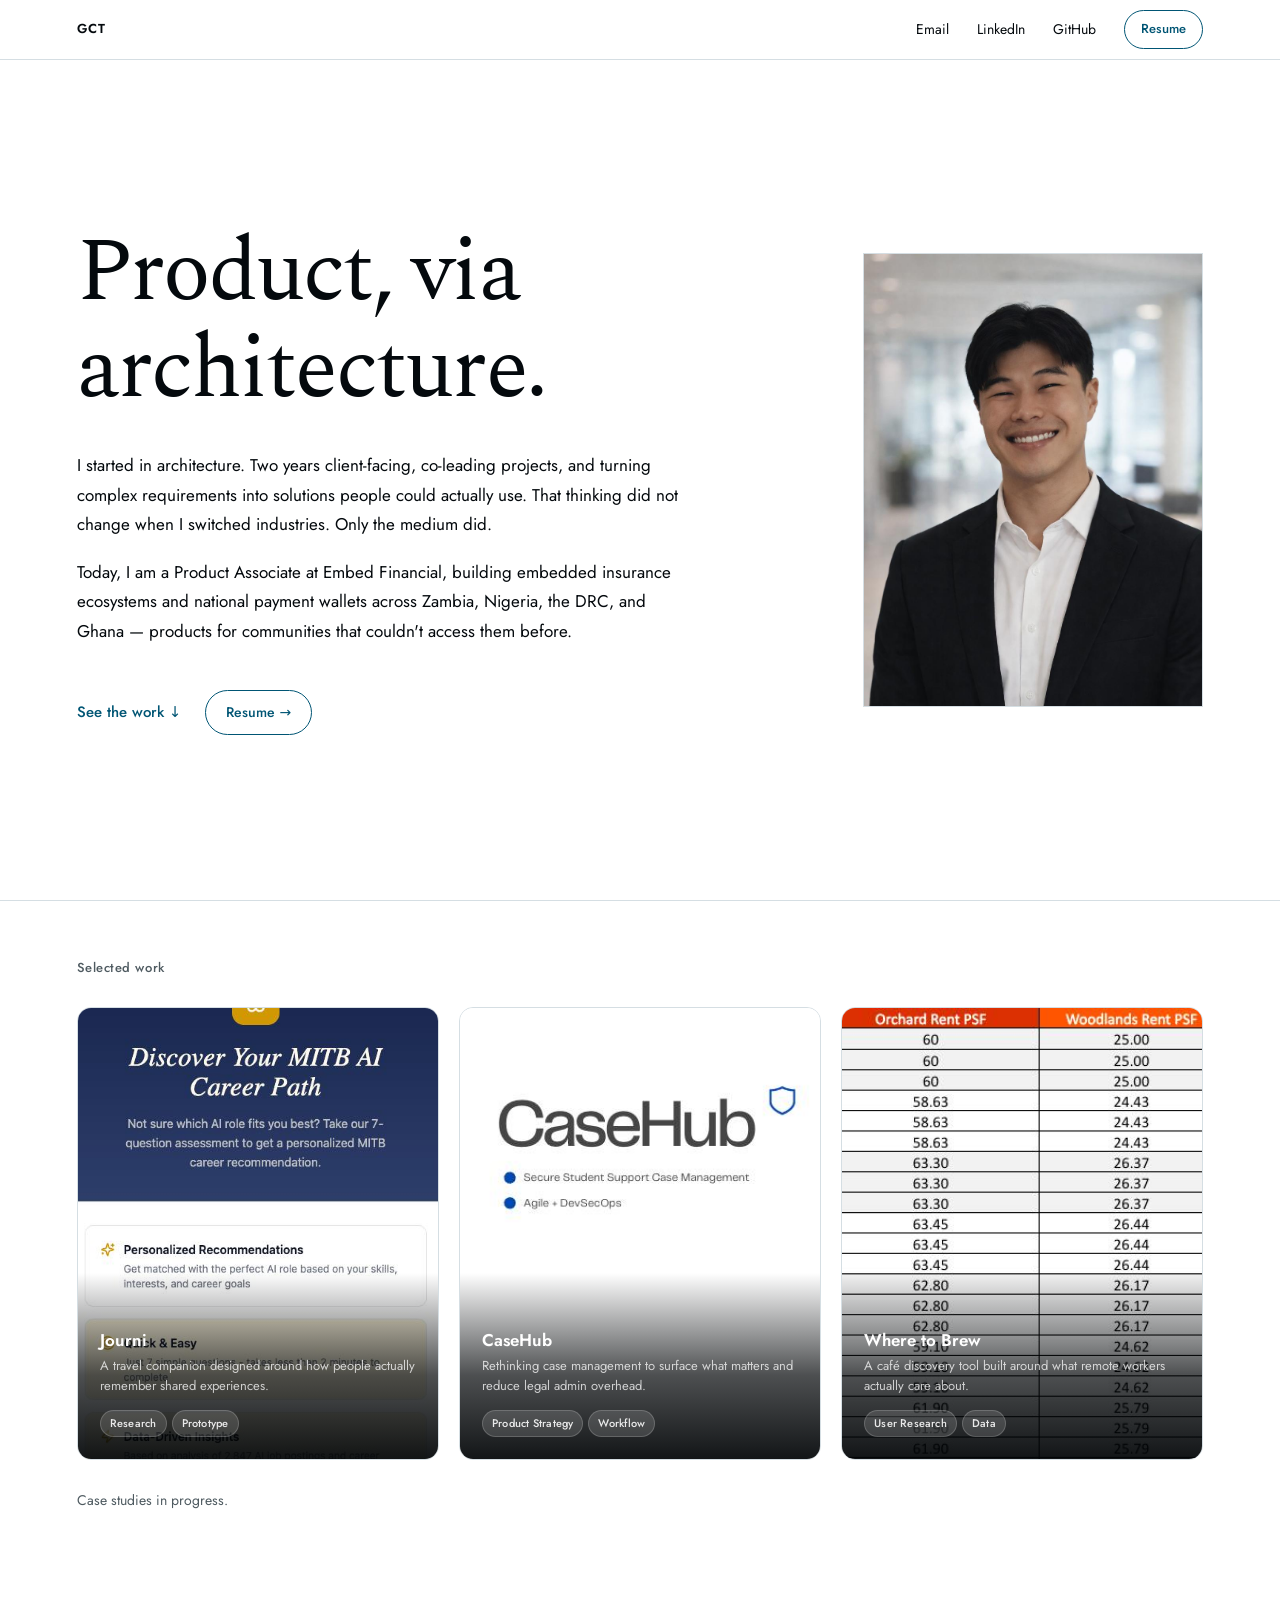
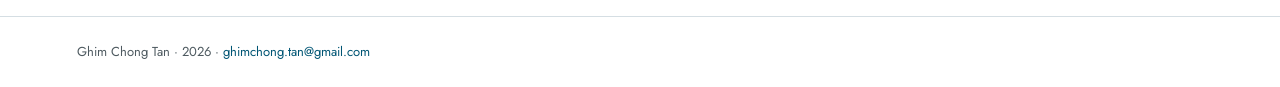
<file: index.html>
<!DOCTYPE html>
<html lang="en">
<head>
  <meta charset="UTF-8">
  <meta name="viewport" content="width=device-width, initial-scale=1.0">
  <title>Ghim Chong Tan — Product Associate</title>
  <meta name="description" content="Portfolio of Ghim Chong Tan, Product Associate at Embed Financial. Architecture background. Products built for communities across Zambia, Nigeria, the DRC, and Ghana.">
  <meta property="og:title" content="Ghim Chong Tan — Product Associate">
  <meta property="og:description" content="Architecture background. Fintech products for communities that couldn't access them before.">
  <meta property="og:type" content="website">
  <link rel="preconnect" href="https://fonts.googleapis.com">
  <link rel="preconnect" href="https://fonts.gstatic.com" crossorigin>
  <link href="https://fonts.googleapis.com/css2?family=Spectral:ital,wght@0,400;0,600;1,400&family=Jost:wght@400;500;600&display=swap" rel="stylesheet">
  <link rel="stylesheet" href="assets/css/base.css">
</head>
<body>

  <a href="#work" class="skip-link">Skip to work</a>

  <nav class="site-nav" id="site-nav">
    <a href="/" class="nav-logo">GCT</a>
    <div class="nav-links">
      <a href="mailto:ghimchong.tan@gmail.com">Email</a>
      <a href="https://linkedin.com/in/ghim-chong-tan" target="_blank" rel="noreferrer">LinkedIn</a>
      <a href="https://github.com/ghim-max" target="_blank" rel="noreferrer">GitHub</a>
      <a href="/resume.html" class="nav-cta">Resume</a>
    </div>
    <button class="nav-toggle" aria-label="Open navigation" aria-expanded="false" aria-controls="nav-drawer">
      <span></span>
      <span></span>
      <span></span>
    </button>
    <div class="nav-drawer" id="nav-drawer" aria-hidden="true">
      <a href="mailto:ghimchong.tan@gmail.com">Email</a>
      <a href="https://linkedin.com/in/ghim-chong-tan" target="_blank" rel="noreferrer">LinkedIn</a>
      <a href="https://github.com/ghim-max" target="_blank" rel="noreferrer">GitHub</a>
      <a href="/resume.html" class="nav-cta-mobile">Resume →</a>
    </div>
  </nav>

  <main>

    <section class="hero" aria-labelledby="hero-heading">
      <div class="hero-text">
        <h1 id="hero-heading" class="hero-heading">Product, via architecture.</h1>
        <div class="hero-body">
          <p class="lede">I started in architecture. Two years client-facing, co-leading projects, and turning complex requirements into solutions people could actually use. That thinking did not change when I switched industries. Only the medium did.</p>
          <p class="lede">Today, I am a Product Associate at Embed Financial, building embedded insurance ecosystems and national payment wallets across Zambia, Nigeria, the DRC, and Ghana — products for communities that couldn't access them before.</p>
        </div>
        <div class="hero-actions">
          <a href="#work" class="hero-cta-primary">See the work ↓</a>
          <a href="/resume.html" class="hero-cta-secondary">Resume →</a>
        </div>
      </div>
      <figure class="hero-portrait" aria-hidden="true">
        <img src="assets/images/portrait.jpg" alt="Ghim Chong Tan">
      </figure>
    </section>

    <section class="gallery" id="work" aria-labelledby="gallery-label">
      <h2 id="gallery-label" class="section-label">Selected work</h2>
      <div class="gallery-grid">

        <a href="/Pages/projects/journi.html" class="card">
          <div class="card-image">
            <img
              src="assets/images/projects/journi.jpg"
              alt="Journi — a social travel companion app"
              loading="lazy"
            >
          </div>
          <div class="card-body">
            <h3 class="card-title">Journi</h3>
            <p class="card-desc">A travel companion designed around how people actually remember shared experiences.</p>
            <div class="card-tags">
              <span class="tag">Research</span>
              <span class="tag">Prototype</span>
            </div>
          </div>
        </a>

        <a href="/Pages/projects/casehub.html" class="card">
          <div class="card-image">
            <img
              src="assets/images/projects/casehub.jpg"
              alt="CaseHub — legal case management platform"
              loading="lazy"
            >
          </div>
          <div class="card-body">
            <h3 class="card-title">CaseHub</h3>
            <p class="card-desc">Rethinking case management to surface what matters and reduce legal admin overhead.</p>
            <div class="card-tags">
              <span class="tag">Product Strategy</span>
              <span class="tag">Workflow</span>
            </div>
          </div>
        </a>

        <a href="/Pages/projects/brew.html" class="card">
          <div class="card-image">
            <img
              src="assets/images/projects/brew.jpg"
              alt="Where to Brew — café finder for remote workers"
              loading="lazy"
            >
          </div>
          <div class="card-body">
            <h3 class="card-title">Where to Brew</h3>
            <p class="card-desc">A café discovery tool built around what remote workers actually care about.</p>
            <div class="card-tags">
              <span class="tag">User Research</span>
              <span class="tag">Data</span>
            </div>
          </div>
        </a>

      </div>
      <p class="gallery-note">Case studies in progress.</p>
    </section>

  </main>

  <footer class="site-footer">
    <p>Ghim Chong Tan · 2026 · <a href="mailto:ghimchong.tan@gmail.com">ghimchong.tan@gmail.com</a></p>
  </footer>

  <script>
    (function () {
      var toggle = document.querySelector('.nav-toggle');
      var drawer = document.querySelector('.nav-drawer');
      if (!toggle || !drawer) return;

      function openNav() {
        toggle.setAttribute('aria-expanded', 'true');
        toggle.setAttribute('aria-label', 'Close navigation');
        drawer.classList.add('is-open');
        drawer.removeAttribute('aria-hidden');
      }

      function closeNav() {
        toggle.setAttribute('aria-expanded', 'false');
        toggle.setAttribute('aria-label', 'Open navigation');
        drawer.classList.remove('is-open');
        drawer.setAttribute('aria-hidden', 'true');
      }

      toggle.addEventListener('click', function () {
        toggle.getAttribute('aria-expanded') === 'true' ? closeNav() : openNav();
      });

      document.addEventListener('keydown', function (e) {
        if (e.key === 'Escape' && toggle.getAttribute('aria-expanded') === 'true') {
          closeNav();
          toggle.focus();
        }
      });

      drawer.querySelectorAll('a').forEach(function (link) {
        link.addEventListener('click', closeNav);
      });
    })();
  </script>

</body>
</html>
</file>
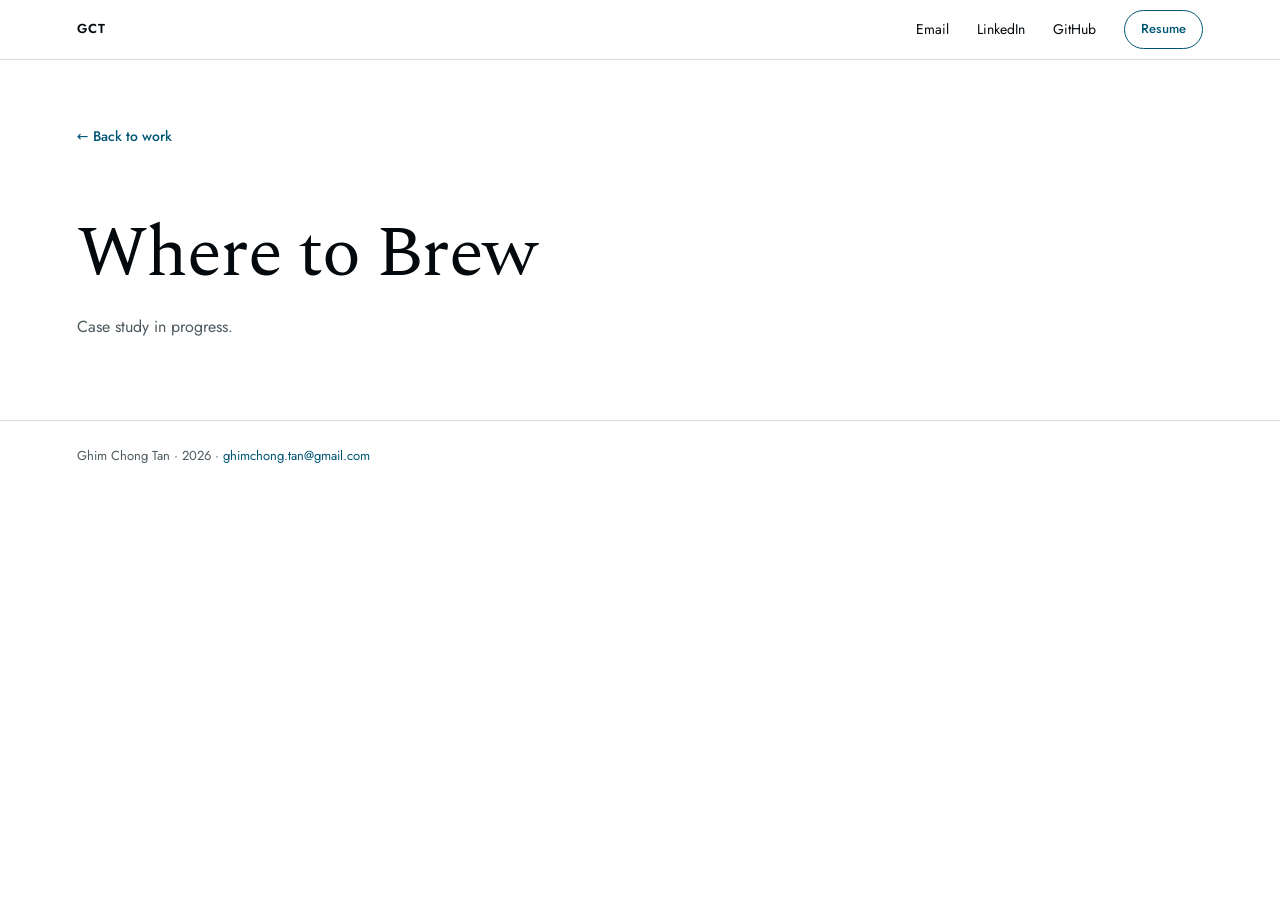
<file: Pages/projects/brew.html>
<!DOCTYPE html>
<html lang="en">
<head>
  <meta charset="UTF-8">
  <meta name="viewport" content="width=device-width, initial-scale=1.0">
  <title>Where to Brew — Ghim Chong Tan</title>
  <meta name="description" content="Where to Brew — café finder for remote workers. Case study by Ghim Chong Tan.">
  <link rel="preconnect" href="https://fonts.googleapis.com">
  <link rel="preconnect" href="https://fonts.gstatic.com" crossorigin>
  <link href="https://fonts.googleapis.com/css2?family=Spectral:ital,wght@0,400;0,600;1,400&family=Jost:wght@400;500;600&display=swap" rel="stylesheet">
  <link rel="stylesheet" href="../../assets/css/base.css">
</head>
<body>

  <a href="#main" class="skip-link">Skip to content</a>

  <nav class="site-nav" id="site-nav">
    <a href="/" class="nav-logo">GCT</a>
    <div class="nav-links">
      <a href="mailto:ghimchong.tan@gmail.com">Email</a>
      <a href="https://linkedin.com/in/ghim-chong-tan" target="_blank" rel="noreferrer">LinkedIn</a>
      <a href="https://github.com/ghim-max" target="_blank" rel="noreferrer">GitHub</a>
      <a href="/resume.html" class="nav-cta">Resume</a>
    </div>
    <button class="nav-toggle" aria-label="Open navigation" aria-expanded="false" aria-controls="nav-drawer">
      <span></span>
      <span></span>
      <span></span>
    </button>
    <div class="nav-drawer" id="nav-drawer" aria-hidden="true">
      <a href="mailto:ghimchong.tan@gmail.com">Email</a>
      <a href="https://linkedin.com/in/ghim-chong-tan" target="_blank" rel="noreferrer">LinkedIn</a>
      <a href="https://github.com/ghim-max" target="_blank" rel="noreferrer">GitHub</a>
      <a href="/resume.html" class="nav-cta-mobile">Resume →</a>
    </div>
  </nav>

  <main id="main">
    <a href="/" class="page-back">← Back to work</a>
    <div class="page-hero">
      <h1 class="page-title">Where to Brew</h1>
      <p class="page-status">Case study in progress.</p>
    </div>
  </main>

  <footer class="site-footer">
    <p>Ghim Chong Tan · 2026 · <a href="mailto:ghimchong.tan@gmail.com">ghimchong.tan@gmail.com</a></p>
  </footer>

  <script>
    (function () {
      var toggle = document.querySelector('.nav-toggle');
      var drawer = document.querySelector('.nav-drawer');
      if (!toggle || !drawer) return;
      function openNav() {
        toggle.setAttribute('aria-expanded', 'true');
        toggle.setAttribute('aria-label', 'Close navigation');
        drawer.classList.add('is-open');
        drawer.removeAttribute('aria-hidden');
      }
      function closeNav() {
        toggle.setAttribute('aria-expanded', 'false');
        toggle.setAttribute('aria-label', 'Open navigation');
        drawer.classList.remove('is-open');
        drawer.setAttribute('aria-hidden', 'true');
      }
      toggle.addEventListener('click', function () {
        toggle.getAttribute('aria-expanded') === 'true' ? closeNav() : openNav();
      });
      document.addEventListener('keydown', function (e) {
        if (e.key === 'Escape' && toggle.getAttribute('aria-expanded') === 'true') {
          closeNav(); toggle.focus();
        }
      });
      drawer.querySelectorAll('a').forEach(function (link) {
        link.addEventListener('click', closeNav);
      });
    })();
  </script>

</body>
</html>
</file>
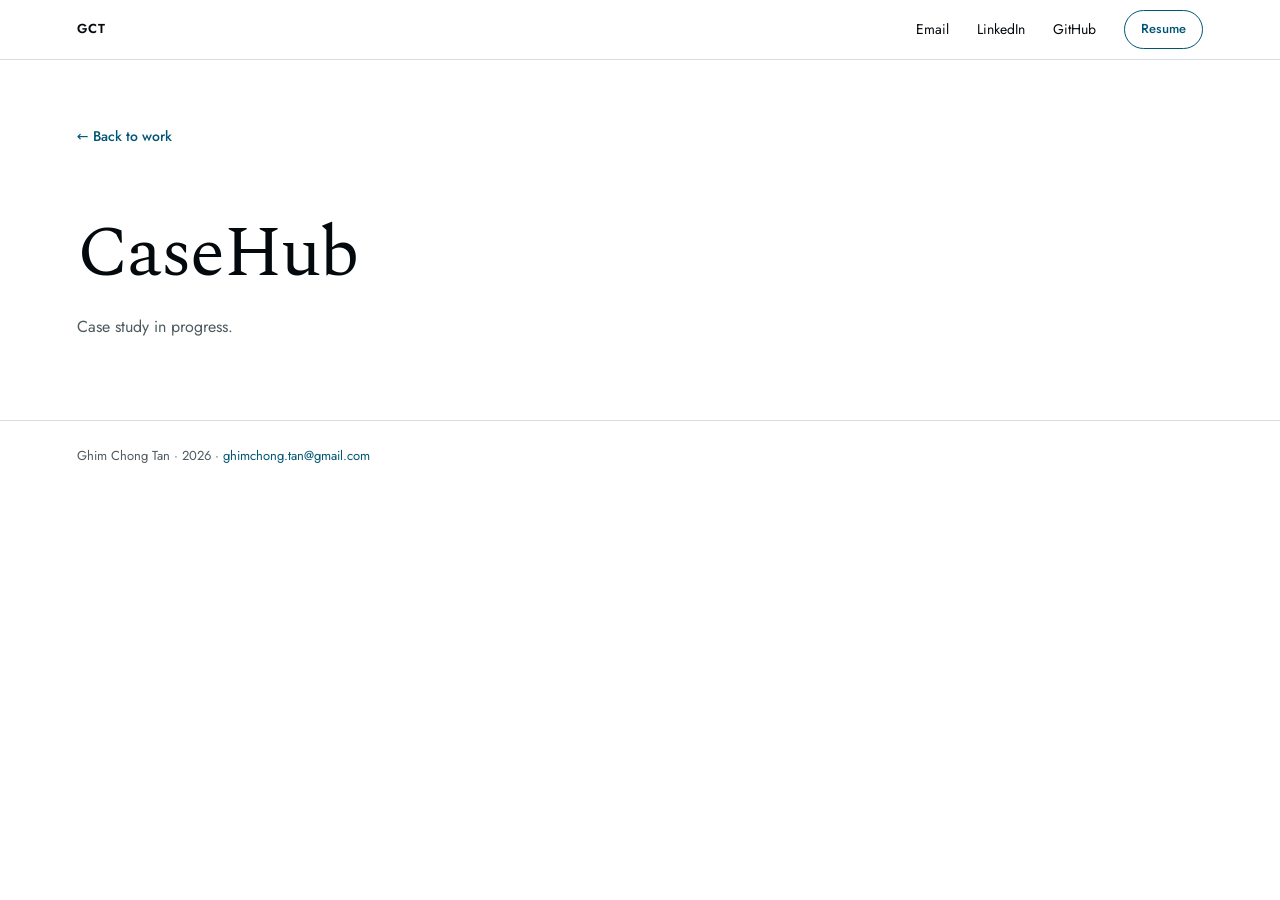
<file: Pages/projects/casehub.html>
<!DOCTYPE html>
<html lang="en">
<head>
  <meta charset="UTF-8">
  <meta name="viewport" content="width=device-width, initial-scale=1.0">
  <title>CaseHub — Ghim Chong Tan</title>
  <meta name="description" content="CaseHub — legal case management. Case study by Ghim Chong Tan.">
  <link rel="preconnect" href="https://fonts.googleapis.com">
  <link rel="preconnect" href="https://fonts.gstatic.com" crossorigin>
  <link href="https://fonts.googleapis.com/css2?family=Spectral:ital,wght@0,400;0,600;1,400&family=Jost:wght@400;500;600&display=swap" rel="stylesheet">
  <link rel="stylesheet" href="../../assets/css/base.css">
</head>
<body>

  <a href="#main" class="skip-link">Skip to content</a>

  <nav class="site-nav" id="site-nav">
    <a href="/" class="nav-logo">GCT</a>
    <div class="nav-links">
      <a href="mailto:ghimchong.tan@gmail.com">Email</a>
      <a href="https://linkedin.com/in/ghim-chong-tan" target="_blank" rel="noreferrer">LinkedIn</a>
      <a href="https://github.com/ghim-max" target="_blank" rel="noreferrer">GitHub</a>
      <a href="/resume.html" class="nav-cta">Resume</a>
    </div>
    <button class="nav-toggle" aria-label="Open navigation" aria-expanded="false" aria-controls="nav-drawer">
      <span></span>
      <span></span>
      <span></span>
    </button>
    <div class="nav-drawer" id="nav-drawer" aria-hidden="true">
      <a href="mailto:ghimchong.tan@gmail.com">Email</a>
      <a href="https://linkedin.com/in/ghim-chong-tan" target="_blank" rel="noreferrer">LinkedIn</a>
      <a href="https://github.com/ghim-max" target="_blank" rel="noreferrer">GitHub</a>
      <a href="/resume.html" class="nav-cta-mobile">Resume →</a>
    </div>
  </nav>

  <main id="main">
    <a href="/" class="page-back">← Back to work</a>
    <div class="page-hero">
      <h1 class="page-title">CaseHub</h1>
      <p class="page-status">Case study in progress.</p>
    </div>
  </main>

  <footer class="site-footer">
    <p>Ghim Chong Tan · 2026 · <a href="mailto:ghimchong.tan@gmail.com">ghimchong.tan@gmail.com</a></p>
  </footer>

  <script>
    (function () {
      var toggle = document.querySelector('.nav-toggle');
      var drawer = document.querySelector('.nav-drawer');
      if (!toggle || !drawer) return;
      function openNav() {
        toggle.setAttribute('aria-expanded', 'true');
        toggle.setAttribute('aria-label', 'Close navigation');
        drawer.classList.add('is-open');
        drawer.removeAttribute('aria-hidden');
      }
      function closeNav() {
        toggle.setAttribute('aria-expanded', 'false');
        toggle.setAttribute('aria-label', 'Open navigation');
        drawer.classList.remove('is-open');
        drawer.setAttribute('aria-hidden', 'true');
      }
      toggle.addEventListener('click', function () {
        toggle.getAttribute('aria-expanded') === 'true' ? closeNav() : openNav();
      });
      document.addEventListener('keydown', function (e) {
        if (e.key === 'Escape' && toggle.getAttribute('aria-expanded') === 'true') {
          closeNav(); toggle.focus();
        }
      });
      drawer.querySelectorAll('a').forEach(function (link) {
        link.addEventListener('click', closeNav);
      });
    })();
  </script>

</body>
</html>
</file>
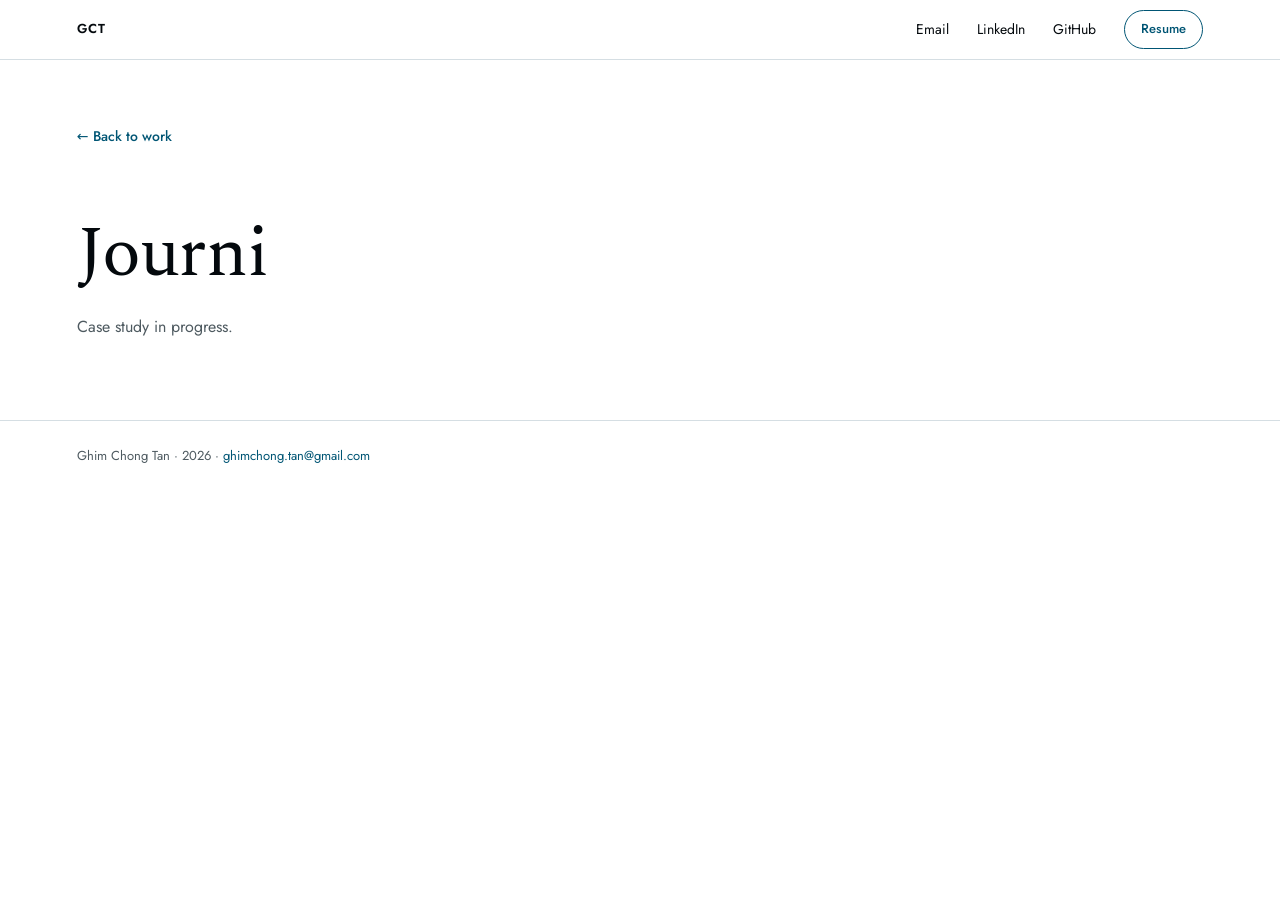
<file: Pages/projects/journi.html>
<!DOCTYPE html>
<html lang="en">
<head>
  <meta charset="UTF-8">
  <meta name="viewport" content="width=device-width, initial-scale=1.0">
  <title>Journi — Ghim Chong Tan</title>
  <meta name="description" content="Journi — a social travel companion. Case study by Ghim Chong Tan.">
  <link rel="preconnect" href="https://fonts.googleapis.com">
  <link rel="preconnect" href="https://fonts.gstatic.com" crossorigin>
  <link href="https://fonts.googleapis.com/css2?family=Spectral:ital,wght@0,400;0,600;1,400&family=Jost:wght@400;500;600&display=swap" rel="stylesheet">
  <link rel="stylesheet" href="../../assets/css/base.css">
</head>
<body>

  <a href="#main" class="skip-link">Skip to content</a>

  <nav class="site-nav" id="site-nav">
    <a href="/" class="nav-logo">GCT</a>
    <div class="nav-links">
      <a href="mailto:ghimchong.tan@gmail.com">Email</a>
      <a href="https://linkedin.com/in/ghim-chong-tan" target="_blank" rel="noreferrer">LinkedIn</a>
      <a href="https://github.com/ghim-max" target="_blank" rel="noreferrer">GitHub</a>
      <a href="/resume.html" class="nav-cta">Resume</a>
    </div>
    <button class="nav-toggle" aria-label="Open navigation" aria-expanded="false" aria-controls="nav-drawer">
      <span></span>
      <span></span>
      <span></span>
    </button>
    <div class="nav-drawer" id="nav-drawer" aria-hidden="true">
      <a href="mailto:ghimchong.tan@gmail.com">Email</a>
      <a href="https://linkedin.com/in/ghim-chong-tan" target="_blank" rel="noreferrer">LinkedIn</a>
      <a href="https://github.com/ghim-max" target="_blank" rel="noreferrer">GitHub</a>
      <a href="/resume.html" class="nav-cta-mobile">Resume →</a>
    </div>
  </nav>

  <main id="main">
    <a href="/" class="page-back">← Back to work</a>
    <div class="page-hero">
      <h1 class="page-title">Journi</h1>
      <p class="page-status">Case study in progress.</p>
    </div>
  </main>

  <footer class="site-footer">
    <p>Ghim Chong Tan · 2026 · <a href="mailto:ghimchong.tan@gmail.com">ghimchong.tan@gmail.com</a></p>
  </footer>

  <script>
    (function () {
      var toggle = document.querySelector('.nav-toggle');
      var drawer = document.querySelector('.nav-drawer');
      if (!toggle || !drawer) return;
      function openNav() {
        toggle.setAttribute('aria-expanded', 'true');
        toggle.setAttribute('aria-label', 'Close navigation');
        drawer.classList.add('is-open');
        drawer.removeAttribute('aria-hidden');
      }
      function closeNav() {
        toggle.setAttribute('aria-expanded', 'false');
        toggle.setAttribute('aria-label', 'Open navigation');
        drawer.classList.remove('is-open');
        drawer.setAttribute('aria-hidden', 'true');
      }
      toggle.addEventListener('click', function () {
        toggle.getAttribute('aria-expanded') === 'true' ? closeNav() : openNav();
      });
      document.addEventListener('keydown', function (e) {
        if (e.key === 'Escape' && toggle.getAttribute('aria-expanded') === 'true') {
          closeNav(); toggle.focus();
        }
      });
      drawer.querySelectorAll('a').forEach(function (link) {
        link.addEventListener('click', closeNav);
      });
    })();
  </script>

</body>
</html>
</file>
<file: assets/css/base.css>
/* ============================================
   TOKENS
   ============================================ */
:root {
  --bg:      oklch(1.000 0.000   0);
  --surface: oklch(0.966 0.008 230);
  --ink:     oklch(0.135 0.014 230);
  --primary: oklch(0.420 0.090 230);
  --muted:   oklch(0.460 0.018 230);
  --accent:  oklch(0.875 0.040 230);
  --line:    oklch(0.895 0.012 230);

  --font-display: 'Spectral', Georgia, serif;
  --font-body:    'Jost', system-ui, -apple-system, sans-serif;

  --ease-quart: cubic-bezier(0.25, 1, 0.5, 1);

  --z-nav:  10;
  --z-skip: 100;

  --space-xs:  4px;
  --space-sm:  8px;
  --space-md:  16px;
  --space-lg:  24px;
  --space-xl:  32px;
  --space-2xl: 48px;
  --space-3xl: 64px;
  --space-4xl: 96px;
}

/* ============================================
   RESET
   ============================================ */
*, *::before, *::after {
  box-sizing: border-box;
  margin: 0;
  padding: 0;
}

html {
  scroll-behavior: smooth;
  scroll-padding-top: 72px;
}

body {
  font-family: var(--font-body);
  font-size: 16px;
  line-height: 1.72;
  color: var(--ink);
  background: var(--bg);
  -webkit-font-smoothing: antialiased;
  -moz-osx-font-smoothing: grayscale;
}

img, video {
  display: block;
  max-width: 100%;
}

a {
  color: inherit;
  text-decoration: none;
}

:focus-visible {
  outline: 2px solid var(--primary);
  outline-offset: 3px;
}

/* ============================================
   SKIP LINK
   ============================================ */
.skip-link {
  position: fixed;
  top: 16px;
  left: max(24px, 10vw);
  z-index: var(--z-skip);
  padding: 9px 18px;
  background: var(--primary);
  color: oklch(1.000 0.000 0);
  font-family: var(--font-body);
  font-size: 13px;
  font-weight: 500;
  letter-spacing: 0.01em;
  border-radius: 100px;
  transform: translateY(calc(-100% - 32px));
  transition: transform 0.2s var(--ease-quart);
}

.skip-link:focus-visible {
  transform: translateY(0);
  outline-offset: 3px;
}

/* ============================================
   NAV
   ============================================ */
.site-nav {
  position: sticky;
  top: 0;
  z-index: var(--z-nav);
  background: var(--bg);
  border-bottom: 1px solid var(--line);
  display: flex;
  align-items: center;
  justify-content: space-between;
  padding: 0 max(32px, 6vw);
  height: 60px;
}

.nav-logo {
  font-family: var(--font-body);
  font-size: 13px;
  font-weight: 600;
  letter-spacing: 0.08em;
  color: var(--ink);
  text-transform: uppercase;
  transition: color 0.2s var(--ease-quart);
}

.nav-logo:hover {
  color: var(--primary);
}

.nav-links {
  display: flex;
  align-items: center;
  gap: 28px;
}

.nav-links a:not(.nav-cta) {
  font-size: 14px;
  font-weight: 400;
  color: var(--ink);
  transition: color 0.2s var(--ease-quart);
}

.nav-links a:not(.nav-cta):hover {
  color: var(--primary);
}

.nav-cta {
  display: inline-flex;
  align-items: center;
  padding: 7px 16px;
  border: 1px solid var(--primary);
  border-radius: 100px;
  font-size: 13px;
  font-weight: 500;
  color: var(--primary);
  transition: background 0.2s var(--ease-quart), color 0.2s var(--ease-quart);
}

.nav-cta:hover {
  background: var(--primary);
  color: oklch(1.000 0.000 0);
}

/* Mobile toggle */
.nav-toggle {
  display: none;
  background: none;
  border: none;
  cursor: pointer;
  width: 44px;
  height: 44px;
  flex-direction: column;
  gap: 5px;
  align-items: center;
  justify-content: center;
  color: var(--ink);
}

.nav-toggle span {
  display: block;
  width: 22px;
  height: 1.5px;
  background: currentColor;
  transition: transform 0.2s var(--ease-quart), opacity 0.15s var(--ease-quart);
}

.nav-toggle[aria-expanded="true"] span:nth-child(1) {
  transform: translateY(6.5px) rotate(45deg);
}

.nav-toggle[aria-expanded="true"] span:nth-child(2) {
  opacity: 0;
  transform: scaleX(0);
}

.nav-toggle[aria-expanded="true"] span:nth-child(3) {
  transform: translateY(-6.5px) rotate(-45deg);
}

.nav-drawer {
  position: absolute;
  top: 100%;
  left: 0;
  right: 0;
  background: var(--bg);
  border-bottom: 1px solid var(--line);
  padding: 4px 24px 20px;
  display: flex;
  flex-direction: column;
  opacity: 0;
  transform: translateY(-8px);
  pointer-events: none;
  transition: opacity 0.2s var(--ease-quart), transform 0.25s var(--ease-quart);
}

.nav-drawer.is-open {
  opacity: 1;
  transform: translateY(0);
  pointer-events: auto;
}

.nav-drawer a {
  font-size: 15px;
  color: var(--ink);
  padding: 12px 0;
  border-bottom: 1px solid var(--line);
  transition: color 0.2s var(--ease-quart);
}

.nav-drawer a:last-child {
  border-bottom: none;
}

.nav-drawer a:hover {
  color: var(--primary);
}

.nav-cta-mobile {
  color: var(--primary) !important;
  font-weight: 500;
}

@media (max-width: 640px) {
  .site-nav {
    padding: 0 24px;
  }

  .nav-links {
    display: none;
  }

  .nav-toggle {
    display: flex;
  }
}

/* ============================================
   PAGE CONTAINER
   ============================================ */
main {
  max-width: 1280px;
  margin: 0 auto;
}

/* ============================================
   HERO
   ============================================ */
.hero {
  display: grid;
  grid-template-columns: 1fr 340px;
  gap: 72px;
  align-items: center;
  padding: 80px clamp(32px, 6vw, 80px);
  min-height: calc(100vh - 60px);
  min-height: calc(100svh - 60px);
}

.hero-portrait {
  width: 100%;
  aspect-ratio: 3 / 4;
  overflow: hidden;
  margin: 0;
  border: 1px solid var(--line);
}

.hero-portrait img {
  width: 100%;
  height: 100%;
  object-fit: cover;
  object-position: center top;
}

.hero-heading {
  font-family: var(--font-display);
  font-size: clamp(3rem, 8vw, 5.5rem);
  font-weight: 400;
  line-height: 1.1;
  letter-spacing: -0.022em;
  color: var(--ink);
  text-wrap: balance;
  max-width: 16ch;
  margin-bottom: var(--space-xl);
}

.hero-body {
  display: flex;
  flex-direction: column;
  gap: 18px;
  max-width: 62ch;
  margin-bottom: 44px;
}

.lede {
  font-size: 17px;
  line-height: 1.74;
  color: var(--ink);
  text-wrap: pretty;
}

.hero-actions {
  display: flex;
  align-items: center;
  gap: var(--space-lg);
  flex-wrap: wrap;
}

.hero-cta-primary {
  font-size: 15px;
  font-weight: 500;
  color: var(--primary);
  transition: opacity 0.2s var(--ease-quart);
}

.hero-cta-primary:hover {
  opacity: 0.65;
}

.hero-cta-secondary {
  display: inline-flex;
  align-items: center;
  padding: 9px 20px;
  border: 1px solid var(--primary);
  border-radius: 100px;
  font-size: 14px;
  font-weight: 500;
  color: var(--primary);
  transition: background 0.2s var(--ease-quart), color 0.2s var(--ease-quart);
}

.hero-cta-secondary:hover {
  background: var(--primary);
  color: oklch(1.000 0.000 0);
}

/* ============================================
   GALLERY
   ============================================ */
.gallery {
  padding: 56px clamp(32px, 6vw, 80px) 104px;
  border-top: 1px solid var(--line);
}

#work {
  scroll-margin-top: 72px;
}

.section-label {
  font-family: var(--font-body);
  font-size: 13px;
  font-weight: 500;
  letter-spacing: 0.04em;
  color: var(--muted);
  margin-bottom: 28px;
}

.gallery-grid {
  display: grid;
  grid-template-columns: repeat(3, 1fr);
  gap: 20px;
  margin-bottom: 28px;
}

/* Card */
.card {
  display: block;
  position: relative;
  border-radius: 14px;
  overflow: hidden;
  border: 1px solid var(--line);
  aspect-ratio: 4 / 5;
  text-decoration: none;
  color: inherit;
  transition: transform 0.35s var(--ease-quart),
              box-shadow 0.35s var(--ease-quart),
              border-color 0.3s var(--ease-quart);
}

.card:hover {
  transform: translateY(-4px);
  box-shadow: 0 8px 32px oklch(0.420 0.090 230 / 0.14);
  border-color: oklch(0.420 0.090 230 / 0.30);
}

.card:focus-visible {
  outline-offset: 2px;
}

.card-image {
  position: absolute;
  inset: 0;
}

.card-image img {
  width: 100%;
  height: 100%;
  object-fit: cover;
  transition: transform 0.5s var(--ease-quart);
}

.card:hover .card-image img {
  transform: scale(1.04);
}

.card-body {
  position: absolute;
  bottom: 0;
  left: 0;
  right: 0;
  padding: 56px 22px 22px;
  background: linear-gradient(
    to top,
    oklch(0.100 0.014 230 / 0.93) 0%,
    oklch(0.100 0.014 230 / 0.70) 45%,
    oklch(0.100 0.014 230 / 0.00) 100%
  );
}

.card-title {
  font-family: var(--font-body);
  font-size: 17px;
  font-weight: 600;
  color: oklch(1.000 0.000 0);
  line-height: 1.3;
  margin-bottom: 5px;
}

.card-desc {
  font-size: 13px;
  line-height: 1.55;
  color: oklch(1.000 0.000 0 / 0.74);
  margin-bottom: 14px;
}

.card-tags {
  display: flex;
  flex-wrap: wrap;
  gap: 5px;
}

.tag {
  display: inline-block;
  padding: 3px 9px;
  border-radius: 100px;
  font-size: 11px;
  font-weight: 500;
  letter-spacing: 0.02em;
  background: oklch(1.000 0.000 0 / 0.14);
  color: oklch(1.000 0.000 0 / 0.88);
  border: 1px solid oklch(1.000 0.000 0 / 0.18);
}

.gallery-note {
  font-size: 14px;
  color: var(--muted);
}

/* ============================================
   FOOTER
   ============================================ */
.site-footer {
  border-top: 1px solid var(--line);
  padding: 24px max(32px, 6vw);
}

.site-footer p {
  font-size: 13px;
  color: var(--muted);
}

.site-footer a {
  color: var(--primary);
  transition: opacity 0.2s var(--ease-quart);
}

.site-footer a:hover {
  opacity: 0.7;
}

/* ============================================
   CASE STUDY PLACEHOLDER
   ============================================ */
.page-back {
  display: inline-flex;
  align-items: center;
  gap: var(--space-sm);
  font-size: 14px;
  font-weight: 500;
  color: var(--primary);
  padding: var(--space-3xl) max(32px, 6vw) 0;
  transition: opacity 0.2s var(--ease-quart);
}

.page-back:hover {
  opacity: 0.7;
}

.page-hero {
  padding: var(--space-3xl) max(32px, 6vw) 80px;
}

.page-title {
  font-family: var(--font-display);
  font-size: clamp(2.5rem, 6vw, 4.5rem);
  font-weight: 400;
  line-height: 1.1;
  letter-spacing: -0.02em;
  color: var(--ink);
  text-wrap: balance;
  margin-bottom: 20px;
}

.page-status {
  font-size: 16px;
  color: var(--muted);
}

/* ============================================
   RESPONSIVE
   ============================================ */
@media (max-width: 1080px) {
  .hero {
    grid-template-columns: 1fr 260px;
    gap: 48px;
  }
}

@media (max-width: 900px) {
  .gallery-grid {
    grid-template-columns: repeat(2, 1fr);
  }
}

@media (max-width: 768px) {
  .hero {
    grid-template-columns: 1fr;
    gap: 40px;
  }

  .hero-portrait {
    width: 180px;
    margin: 0 auto;
  }
}

@media (max-width: 600px) {
  .hero {
    padding: 48px 24px 48px;
  }

  .gallery {
    padding: 40px 24px 72px;
  }

  .gallery-grid {
    grid-template-columns: 1fr;
  }

  .card {
    aspect-ratio: 3 / 2;
  }

  .site-footer {
    padding: 20px 24px;
  }

  .page-back {
    padding: var(--space-xl) 24px 0;
  }

  .page-hero {
    padding: var(--space-xl) 24px 64px;
  }
}

/* ============================================
   REDUCED MOTION
   ============================================ */
@media (prefers-reduced-motion: reduce) {
  html {
    scroll-behavior: auto;
  }

  *,
  *::before,
  *::after {
    transition-duration: 0.01ms !important;
    animation-duration: 0.01ms !important;
    animation-iteration-count: 1 !important;
  }

  .card:hover {
    transform: none;
    box-shadow: 0 0 0 2px var(--primary);
  }

  .card:hover .card-image img {
    transform: none;
  }
}
</file>
